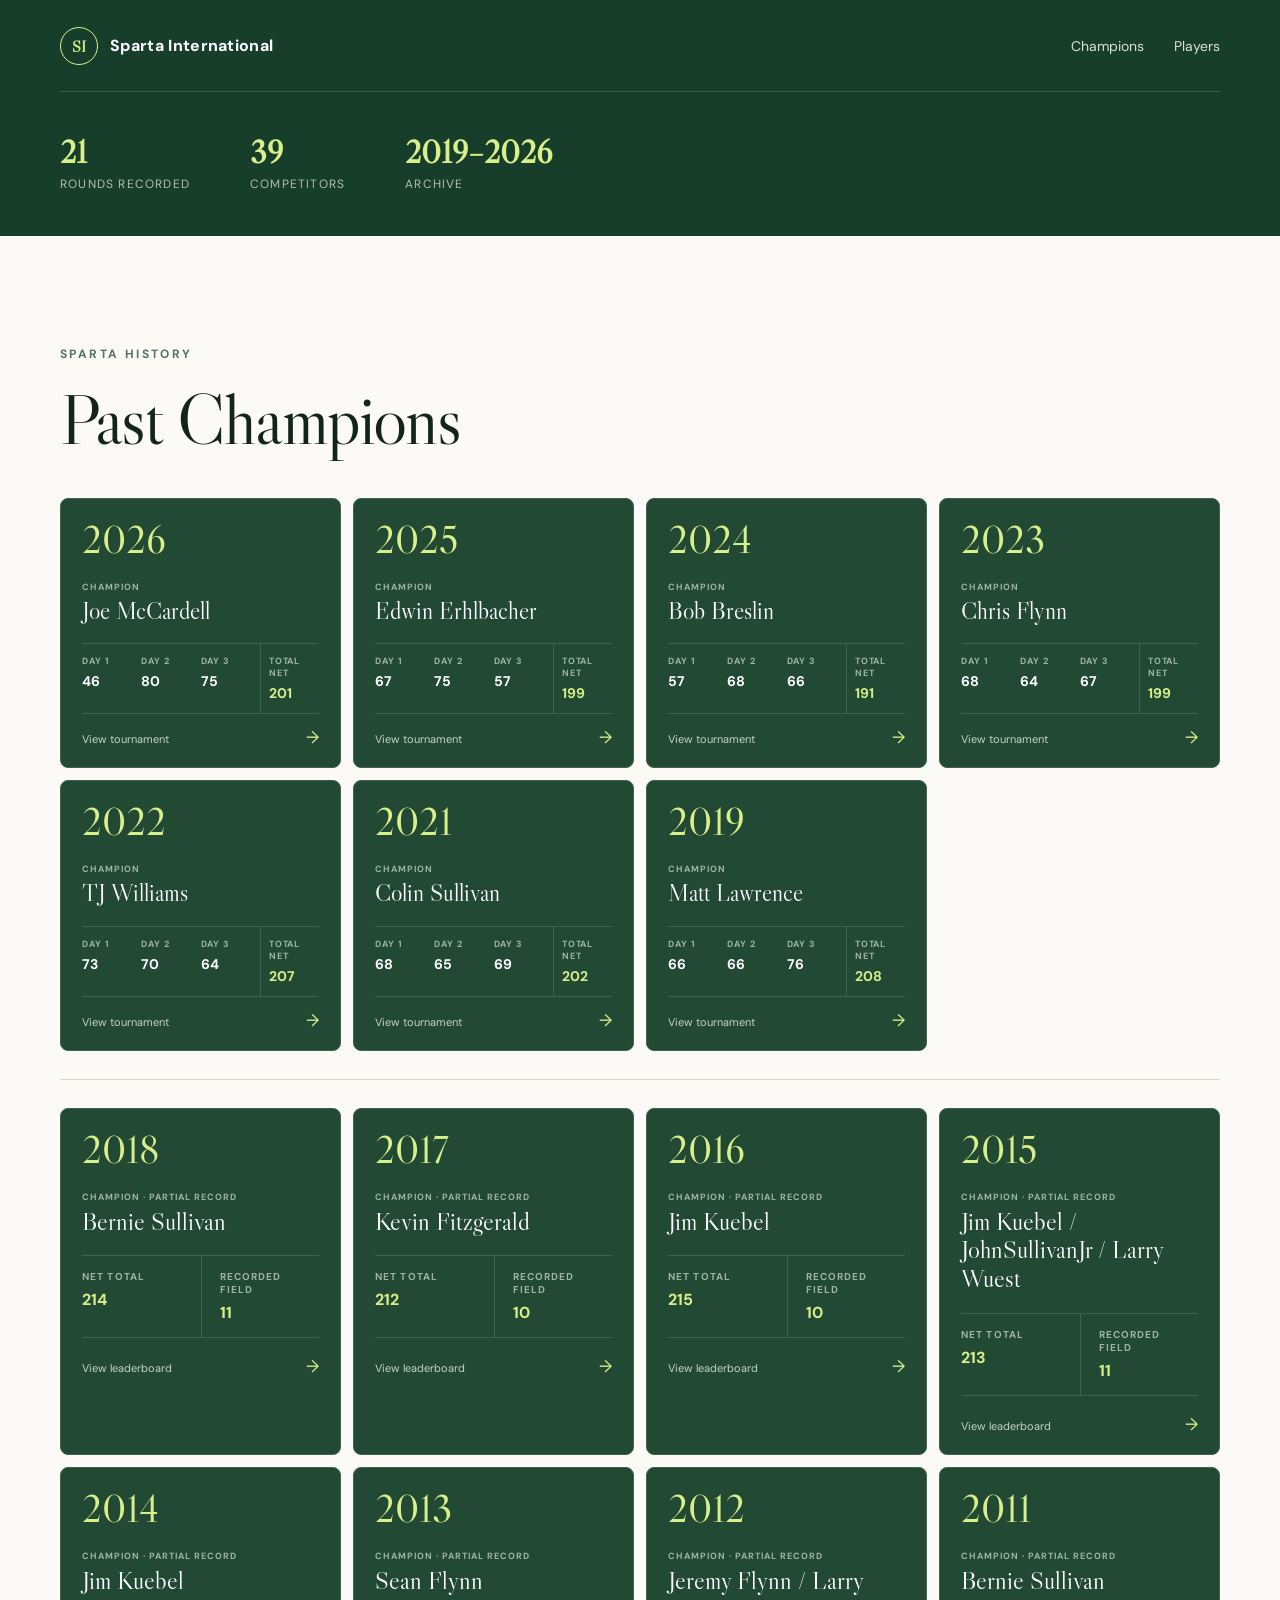
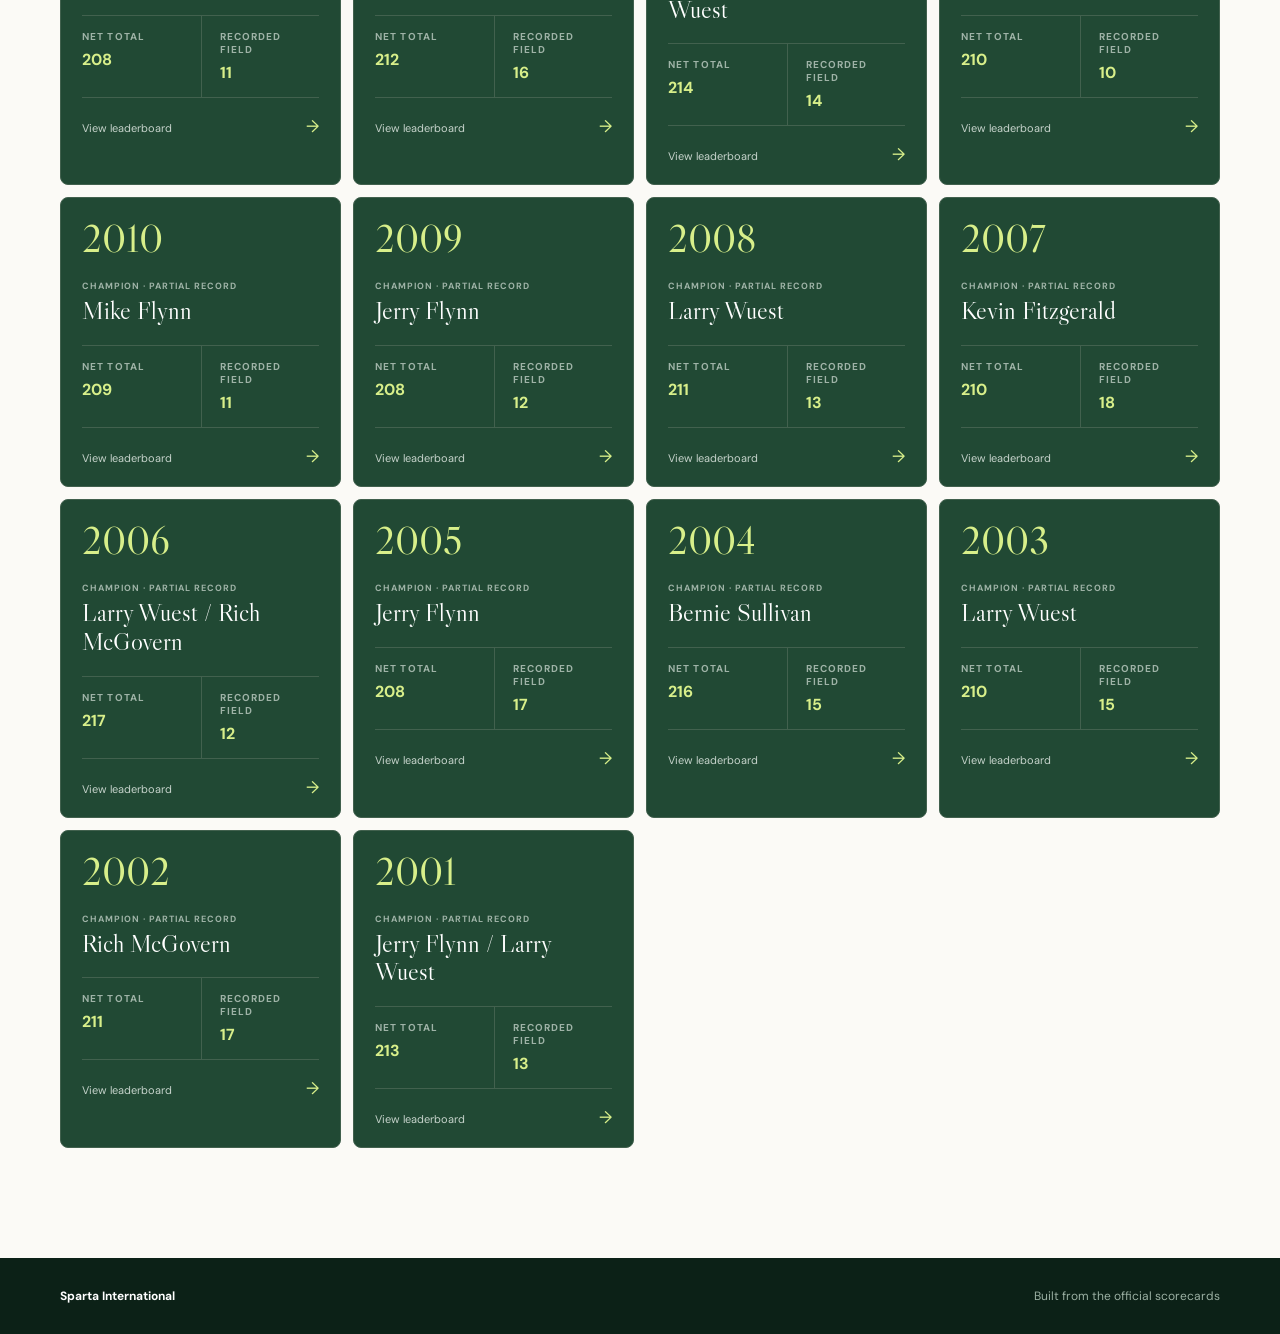
<file: docs/index.html>
<!doctype html>
<html lang="en">
<head>
  <meta charset="utf-8">
  <meta name="viewport" content="width=device-width, initial-scale=1">
  <meta name="description" content="Past champions, scores, and tournament history for the Sparta International.">
  <title>Sparta International</title>
  <link rel="preconnect" href="https://fonts.googleapis.com">
  <link rel="preconnect" href="https://fonts.gstatic.com" crossorigin>
  <link href="https://fonts.googleapis.com/css2?family=DM+Sans:wght@400;500;600;700&family=Libre+Caslon+Display&display=swap" rel="stylesheet">
  <link rel="stylesheet" href="styles.css?v=11">
</head>
<body>
  <header class="hero">
    <nav class="nav shell" aria-label="Main navigation">
      <a class="brand" href="index.html" aria-label="Sparta International home"><span>SI</span> Sparta International</a>
      <div class="nav-links"><a href="#champions">Champions</a><a href="players.html">Players</a></div>
    </nav>
    <div class="hero-content shell">
      <div class="hero-stats" aria-label="Tournament summary">
        <div><strong id="round-count">—</strong><span>Rounds recorded</span></div>
        <div><strong id="player-count">—</strong><span>Competitors</span></div>
        <div><strong id="year-range">—</strong><span>Archive</span></div>
      </div>
    </div>
  </header>

  <main>
    <section class="section" id="champions">
      <div class="shell">
        <div class="section-heading">
          <div><p class="eyebrow dark">Sparta history</p><h2>Past Champions</h2></div>
        </div>
        <div class="champions-grid" id="champions-grid"></div>
        <div class="champions-grid" id="historical-champions-grid"></div>
      </div>
    </section>
  </main>
  <footer><div class="shell"><span>Sparta International</span><span>Built from the official scorecards</span></div></footer>
  <script src="app.js?v=7" defer></script>
</body>
</html>
</file>
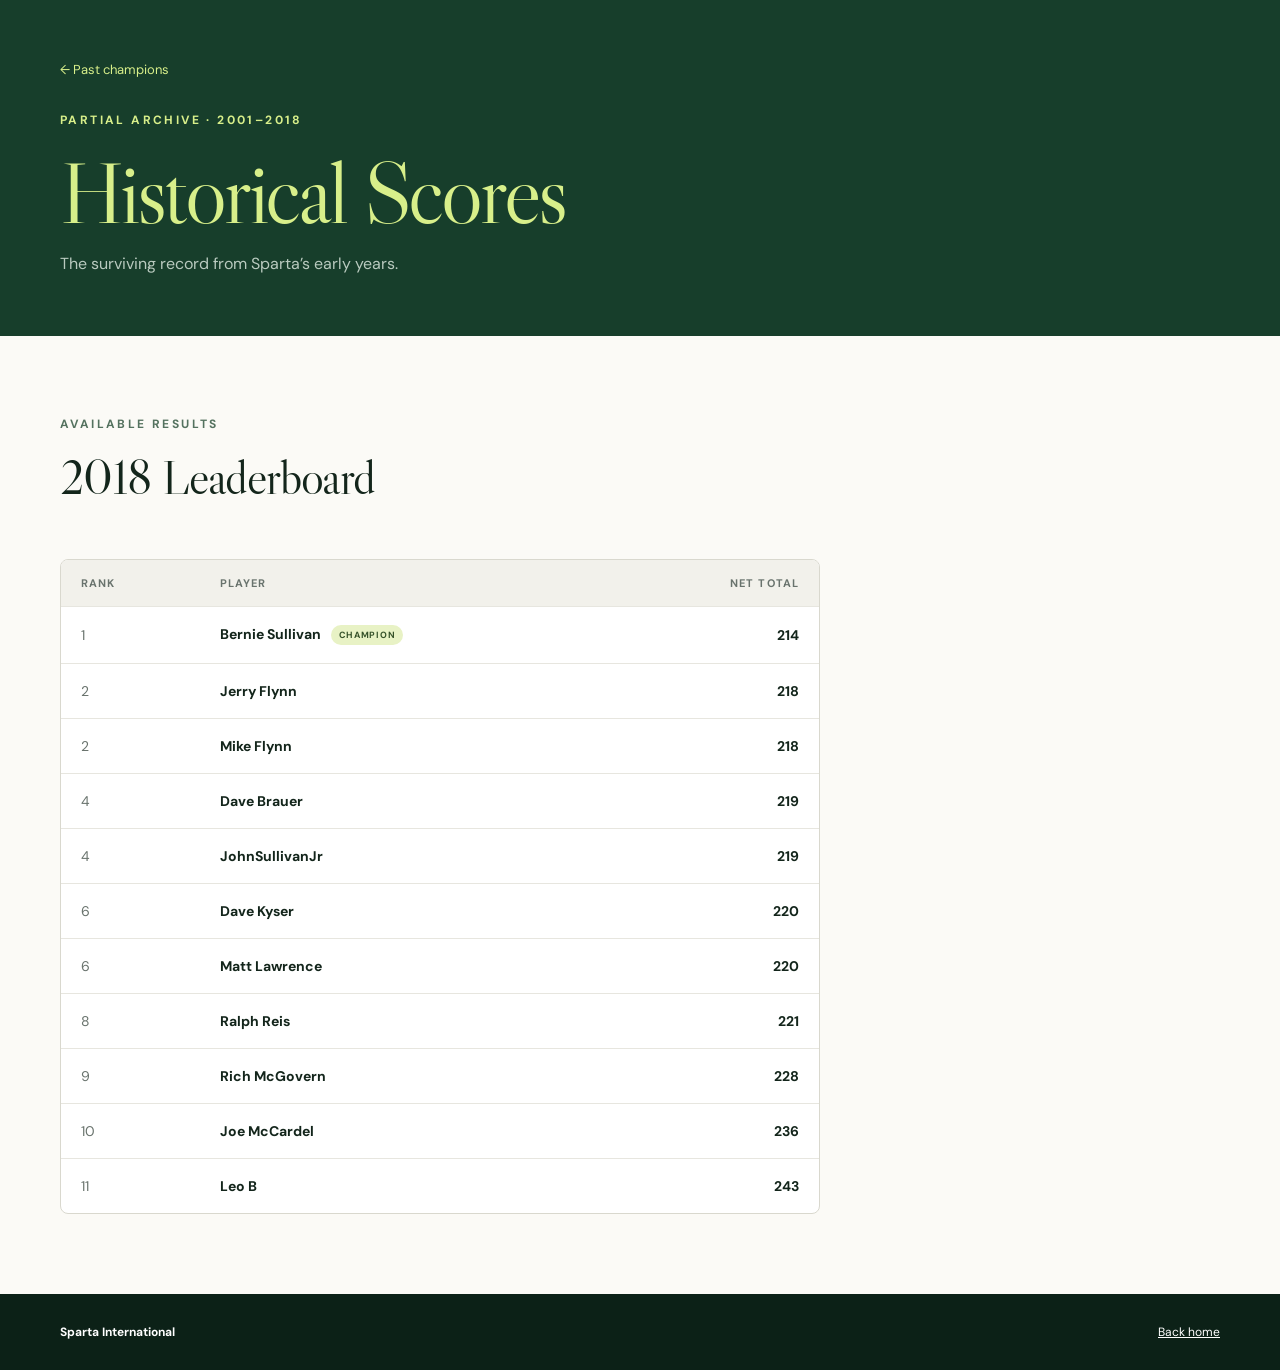
<file: docs/historical.html>
<!doctype html>
<html lang="en">
<head>
  <meta charset="utf-8">
  <meta name="viewport" content="width=device-width, initial-scale=1">
  <meta name="description" content="Surviving net-score records from the early years of the Sparta International.">
  <title>Historical Scores · Sparta International</title>
  <link rel="preconnect" href="https://fonts.googleapis.com">
  <link rel="preconnect" href="https://fonts.gstatic.com" crossorigin>
  <link href="https://fonts.googleapis.com/css2?family=DM+Sans:wght@400;500;600;700&family=Libre+Caslon+Display&display=swap" rel="stylesheet">
  <link rel="stylesheet" href="styles.css?v=4">
</head>
<body>
  <header class="profile-header historical-header">
    <div class="shell">
      <a class="back-link" href="index.html#champions">← Past champions</a>
      <p class="eyebrow">Partial archive · 2001–2018</p>
      <h1>Historical Scores</h1>
      <p class="profile-subtitle">The surviving record from Sparta’s early years.</p>
    </div>
  </header>
  <main id="historical-content">
    <section class="profile-section shell">
      <div class="section-heading historical-heading">
        <div><p class="eyebrow dark">Available results</p><h2 id="historical-year-title">Leaderboard</h2></div>
      </div>
      <div class="table-card historical-table">
        <table>
          <thead><tr><th>Rank</th><th>Player</th><th class="money">Net total</th></tr></thead>
          <tbody id="historical-leaderboard"></tbody>
        </table>
      </div>
    </section>
  </main>
  <footer><div class="shell"><span>Sparta International</span><a class="light-link" href="index.html">Back home</a></div></footer>
  <script src="historical.js?v=3" defer></script>
</body>
</html>
</file>
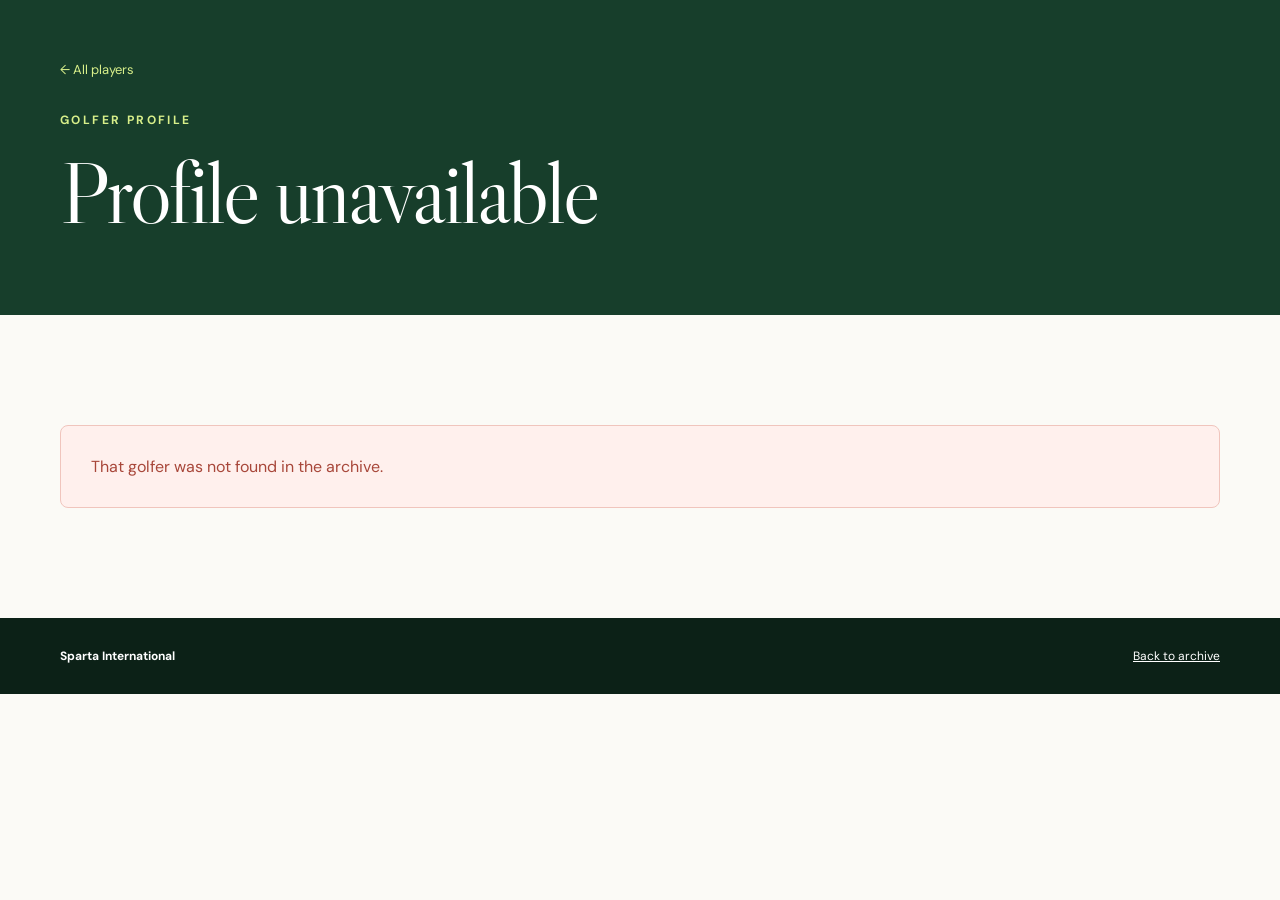
<file: docs/player.html>
<!doctype html>
<html lang="en">
<head>
  <meta charset="utf-8">
  <meta name="viewport" content="width=device-width, initial-scale=1">
  <meta name="description" content="Individual golfer statistics from the Sparta International.">
  <title>Golfer Profile · Sparta International</title>
  <link rel="preconnect" href="https://fonts.googleapis.com">
  <link rel="preconnect" href="https://fonts.gstatic.com" crossorigin>
  <link href="https://fonts.googleapis.com/css2?family=DM+Sans:wght@400;500;600;700&family=Libre+Caslon+Display&display=swap" rel="stylesheet">
  <link rel="stylesheet" href="styles.css?v=9">
</head>
<body>
  <header class="profile-header">
    <div class="shell">
      <a class="back-link" href="players.html">← All players</a>
      <p class="eyebrow">Golfer profile</p>
      <h1 id="player-name">Loading…</h1>
      <p class="profile-subtitle" id="player-subtitle"></p>
    </div>
  </header>
  <main id="profile-content">
    <section class="career-stats-section">
      <div class="stat-grid shell" id="career-stats"></div>
    </section>
    <section class="profile-section season-performance-section">
      <div class="shell">
        <p class="eyebrow">Year by year</p>
        <h2>Season performance</h2>
        <div class="season-grid" id="season-grid"></div>
      </div>
    </section>
    <section class="profile-section shell sparta-handicap-section">
      <p class="eyebrow dark">Sparta Handicap</p>
      <h2>Tournament handicap</h2>
      <div id="sparta-handicap-panel"></div>
    </section>
    <section class="profile-section rounds-section">
      <div class="shell">
        <div class="section-heading light">
          <div><p class="eyebrow">The full record</p><h2>Round history</h2></div>
          <label class="select-label dark-select">Year <select id="round-year-filter"></select></label>
        </div>
        <div class="scorecard-list" id="player-rounds"></div>
      </div>
    </section>
  </main>
  <footer><div class="shell"><span>Sparta International</span><a class="light-link" href="index.html">Back to archive</a></div></footer>
  <script src="player.js?v=6" defer></script>
</body>
</html>
</file>
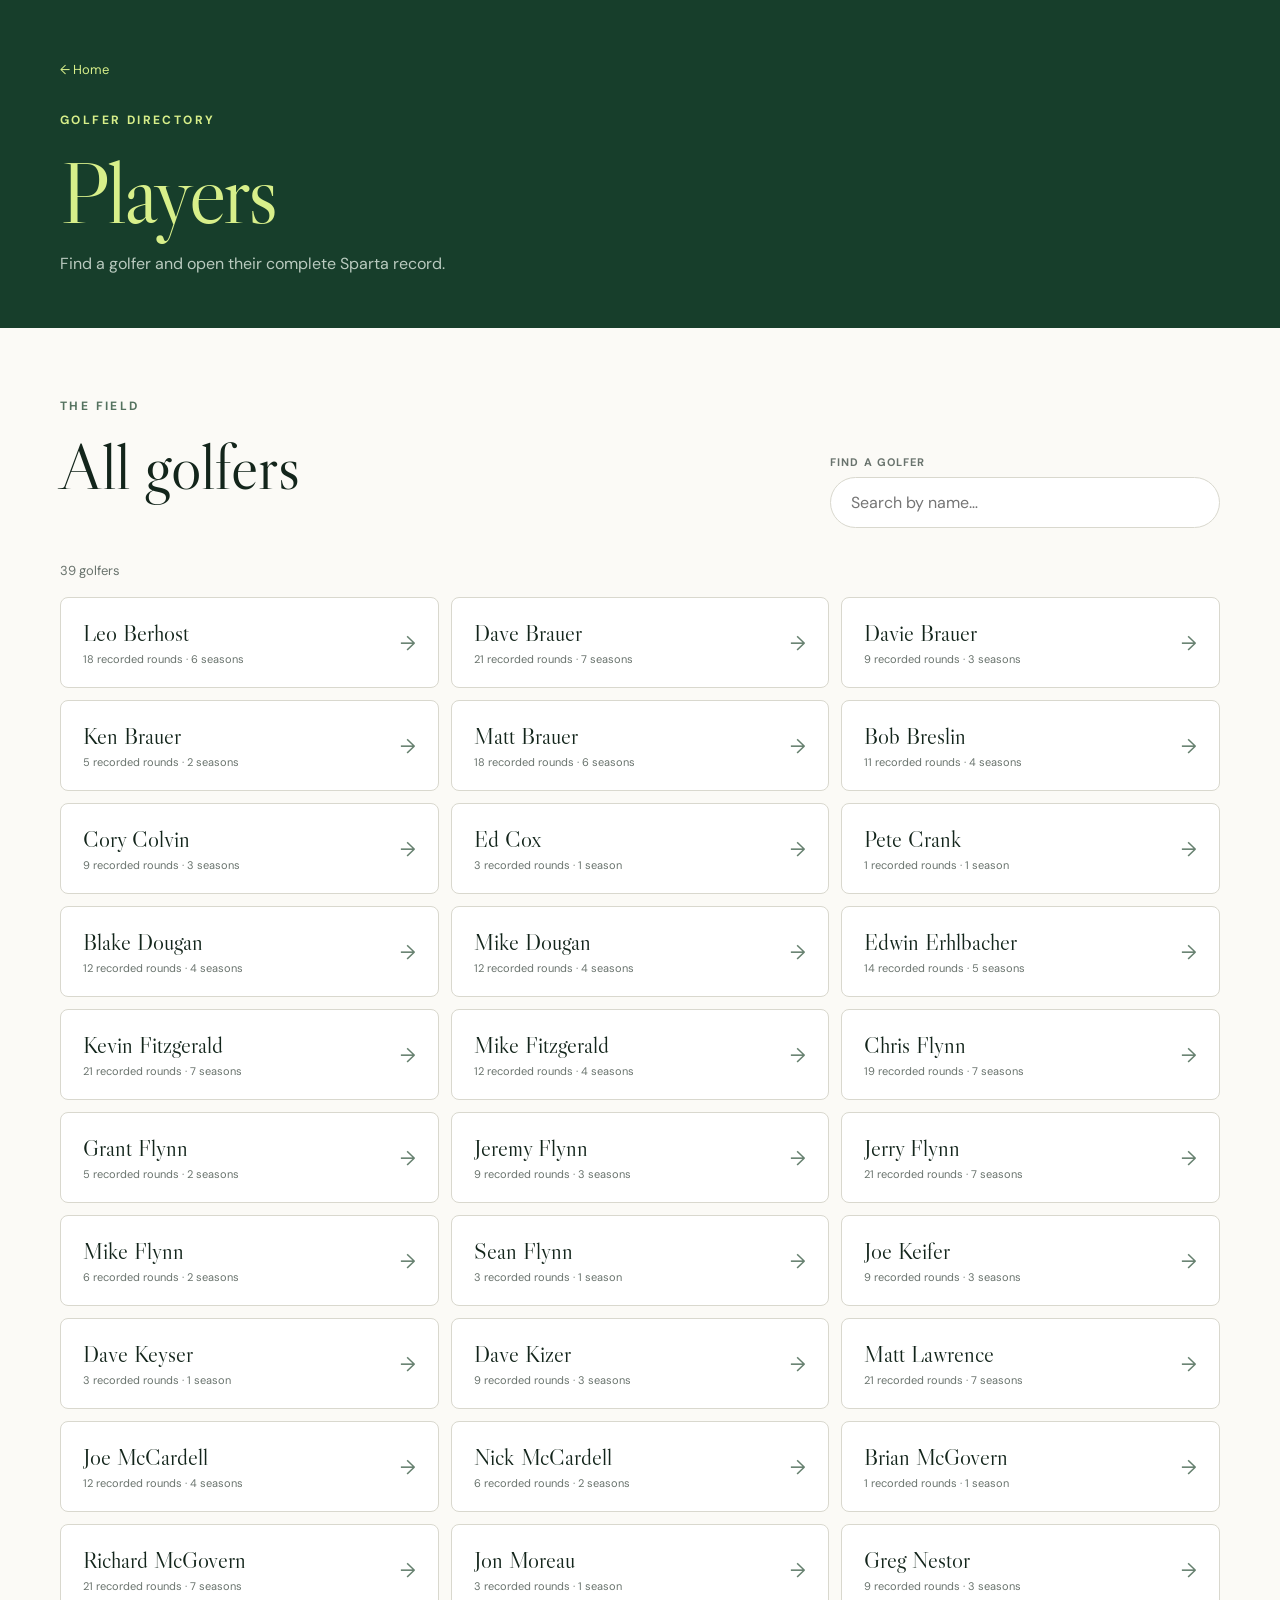
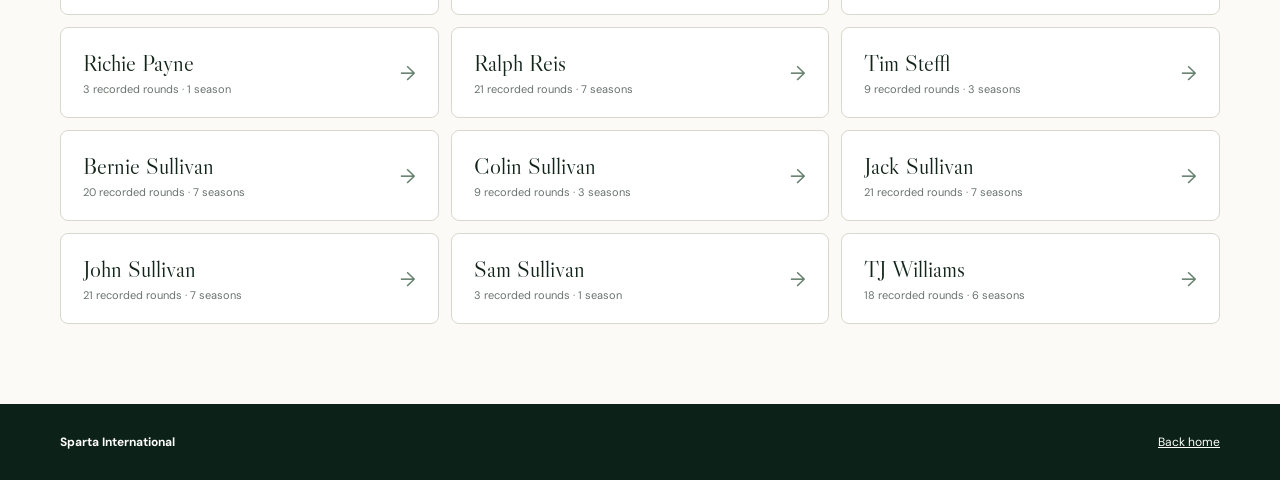
<file: docs/players.html>
<!doctype html>
<html lang="en">
<head>
  <meta charset="utf-8">
  <meta name="viewport" content="width=device-width, initial-scale=1">
  <meta name="description" content="Golfer profiles and career statistics from the Sparta International.">
  <title>Players · Sparta International</title>
  <link rel="preconnect" href="https://fonts.googleapis.com">
  <link rel="preconnect" href="https://fonts.gstatic.com" crossorigin>
  <link href="https://fonts.googleapis.com/css2?family=DM+Sans:wght@400;500;600;700&family=Libre+Caslon+Display&display=swap" rel="stylesheet">
  <link rel="stylesheet" href="styles.css?v=10">
</head>
<body>
  <header class="profile-header players-header">
    <div class="shell">
      <a class="back-link" href="index.html">← Home</a>
      <p class="eyebrow">Golfer directory</p>
      <h1>Players</h1>
      <p class="profile-subtitle">Find a golfer and open their complete Sparta record.</p>
    </div>
  </header>
  <main>
    <section class="profile-section shell player-directory-section">
      <div class="player-directory-tools">
        <div><p class="eyebrow dark">The field</p><h2>All golfers</h2></div>
        <div class="player-search">
          <label for="player-search">Find a golfer</label>
          <input id="player-search" type="search" placeholder="Search by name…" autocomplete="off">
        </div>
      </div>
      <p class="player-directory-meta" id="player-directory-meta" aria-live="polite"></p>
      <div class="player-directory" id="player-directory"></div>
    </section>
  </main>
  <footer><div class="shell"><span>Sparta International</span><a class="light-link" href="index.html">Back home</a></div></footer>
  <script src="players.js?v=3" defer></script>
</body>
</html>
</file>
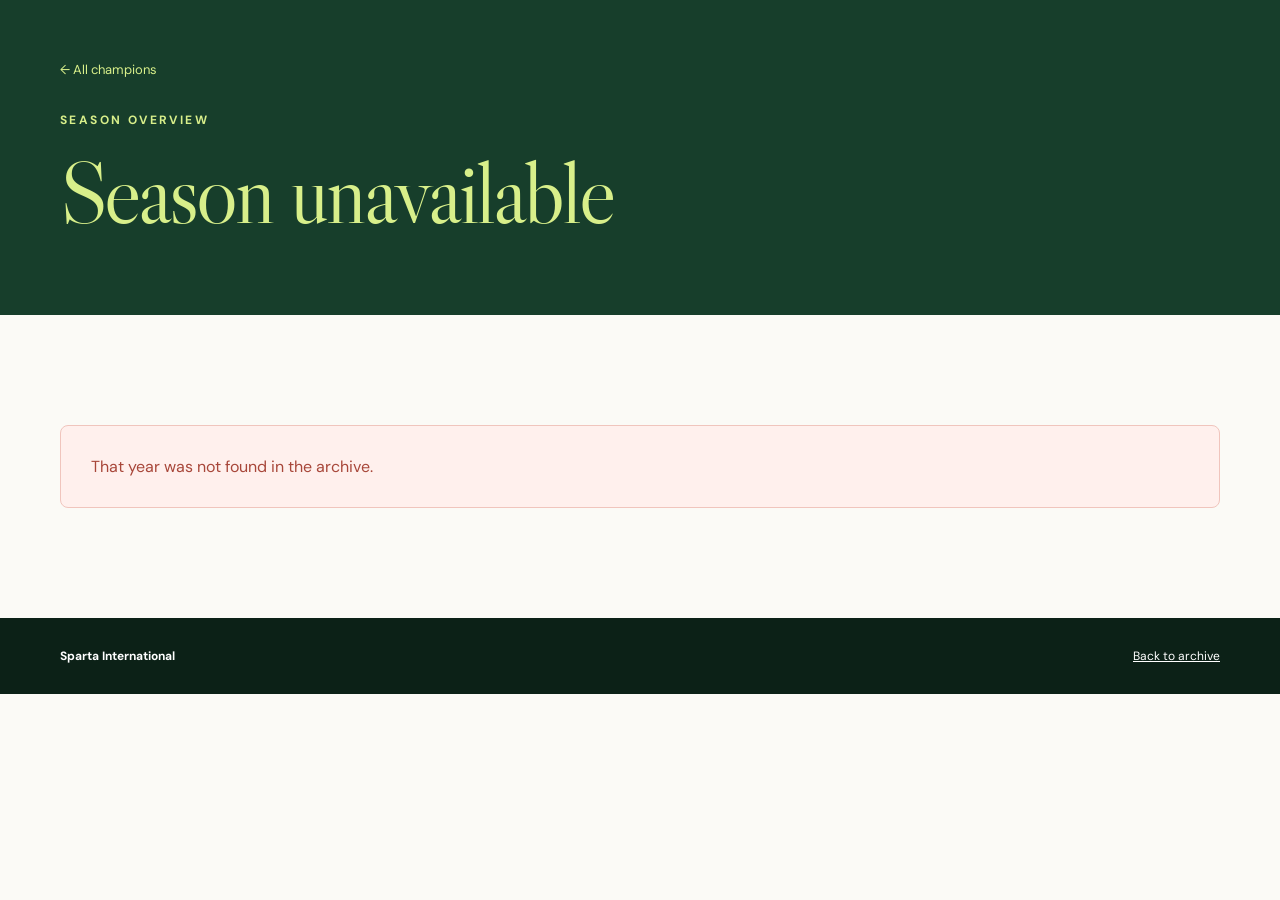
<file: docs/year.html>
<!doctype html>
<html lang="en">
<head>
  <meta charset="utf-8">
  <meta name="viewport" content="width=device-width, initial-scale=1">
  <meta name="description" content="A season overview from the Sparta International.">
  <title>Season · Sparta International</title>
  <link rel="preconnect" href="https://fonts.googleapis.com">
  <link rel="preconnect" href="https://fonts.gstatic.com" crossorigin>
  <link href="https://fonts.googleapis.com/css2?family=DM+Sans:wght@400;500;600;700&family=Libre+Caslon+Display&display=swap" rel="stylesheet">
  <link rel="stylesheet" href="styles.css">
</head>
<body>
  <header class="profile-header year-header">
    <div class="shell">
      <a class="back-link" href="index.html#champions">← All champions</a>
      <p class="eyebrow">Season overview</p>
      <h1 id="season-title">Loading…</h1>
      <p class="profile-subtitle" id="season-subtitle"></p>
    </div>
  </header>
  <main id="year-content">
    <section class="profile-section shell">
      <p class="eyebrow dark">Season standings</p>
      <h2>Leaderboard</h2>
      <div class="table-card">
        <table><thead><tr id="year-leaderboard-head"></tr></thead><tbody id="year-leaderboard"></tbody></table>
      </div>
    </section>
    <section class="profile-section rounds-section">
      <div class="shell">
        <div class="section-heading light">
          <div><p class="eyebrow">Day by day</p><h2>Round results</h2></div>
          <label class="select-label dark-select">Day <select id="day-filter"></select></label>
        </div>
        <div id="day-result"></div>
      </div>
    </section>
  </main>
  <footer><div class="shell"><span>Sparta International</span><a class="light-link" href="index.html">Back to archive</a></div></footer>
  <script src="year.js?v=6" defer></script>
</body>
</html>
</file>
<file: docs/styles.css>
:root { --ink:#13251b; --forest:#173e2b; --cream:#f4f0e5; --paper:#fbfaf6; --lime:#d8ef8a; --line:#d9d8ce; --muted:#69736d; }
* { box-sizing:border-box; }
html { scroll-behavior:smooth; }
body { margin:0; color:var(--ink); background:var(--paper); font-family:"DM Sans",sans-serif; }
.shell { width:min(1160px, calc(100% - 40px)); margin-inline:auto; }
.hero { color:white; background:var(--forest); position:relative; }
.nav { height:92px; display:flex; align-items:center; justify-content:space-between; border-bottom:1px solid rgba(255,255,255,.16); position:relative; z-index:1; }
.brand { color:white; text-decoration:none; font-weight:700; letter-spacing:.02em; display:flex; align-items:center; gap:12px; }
.brand span { display:grid; place-items:center; width:38px; height:38px; border:1px solid var(--lime); border-radius:50%; color:var(--lime); font-family:"Libre Caslon Display",serif; }
.nav-links { display:flex; gap:30px; }.nav-links a { color:#d8e1db; text-decoration:none; font-size:14px; }
.nav-links a:hover { color:var(--lime); }
.hero-content { position:relative; z-index:1; padding:40px 0 44px; }
.eyebrow { text-transform:uppercase; letter-spacing:.2em; font-weight:700; font-size:12px; color:var(--lime); margin:0 0 22px; }.eyebrow.dark { color:#54725f; }
h1,h2 { font-family:"Libre Caslon Display",serif; font-weight:400; margin:0; line-height:.97; }
h1 { font-size:clamp(54px,8vw,104px); letter-spacing:-.035em; } h1 em { color:var(--lime); font-weight:400; }
.intro { color:#cbd7cf; font-size:18px; line-height:1.7; max-width:610px; margin:30px 0 48px; }
.hero-stats { display:flex; gap:60px; }.hero-stats div { display:flex; flex-direction:column; gap:4px; }.hero-stats strong { color:var(--lime); font-family:"Libre Caslon Display",serif; font-size:32px; }.hero-stats span { color:#aebfb4; font-size:12px; text-transform:uppercase; letter-spacing:.1em; }
.section { padding:110px 0; }.section-heading { display:flex; justify-content:space-between; align-items:end; margin-bottom:44px; }.section-heading h2 { font-size:clamp(44px,6vw,72px); letter-spacing:-.025em; }.section-heading.light h2 { color:white; }
.select-label { display:flex; align-items:center; gap:12px; color:var(--muted); font-size:13px; font-weight:600; }.select-label select { appearance:none; border:1px solid var(--line); border-radius:100px; background:var(--paper); padding:12px 42px 12px 17px; font:inherit; color:var(--ink); background-image:linear-gradient(45deg,transparent 50%,currentColor 50%),linear-gradient(135deg,currentColor 50%,transparent 50%); background-position:calc(100% - 17px) 17px,calc(100% - 12px) 17px;background-size:5px 5px;background-repeat:no-repeat; }.dark-select { color:#b6c6bc; }.dark-select select { background-color:#214b36;color:white;border-color:#41644f; }
.podium { display:grid; grid-template-columns:repeat(3,1fr); gap:16px; margin-bottom:22px; }.podium-card { background:var(--cream); color:var(--ink); text-decoration:none; padding:25px 28px; border-radius:8px; display:flex; align-items:center; gap:18px; transition:transform .18s ease; }.podium-card:hover { transform:translateY(-2px); }.podium-card:first-child { background:var(--forest); color:white; }.podium-rank { width:44px;height:44px;border-radius:50%;display:grid;place-items:center;background:var(--lime);color:var(--ink);font-family:"Libre Caslon Display";font-size:22px; }.podium-card h3 { margin:0 0 4px;font-size:16px; }.podium-card p { margin:0;color:var(--muted);font-size:13px; }.podium-card:first-child p { color:#b8c9be; }
.rounds-section .podium-card:first-child { background:#214934;border:1px solid #42614e; }
.table-card { border:1px solid var(--line); border-radius:8px; overflow:auto; background:white; color:var(--ink); }table { width:100%; border-collapse:collapse; white-space:nowrap; }th { color:var(--muted);font-size:11px;text-transform:uppercase;letter-spacing:.1em;text-align:left;padding:16px 20px;background:#f2f1eb; }td { padding:18px 20px;border-top:1px solid #e7e6df;font-size:14px; }.money { text-align:right; }.positive { color:#237448;font-weight:700; }.negative { color:#a8473a;font-weight:700; }.muted { color:var(--muted); }
.rounds-section { background:var(--forest); color:white; }.dark-card { border-color:#42614e;background:#193b2a;color:white; }.dark-card th { background:#214934;color:#adc0b4; }.dark-card td { border-color:#31533e; }.dark-card .positive { color:white; }.dark-card .negative { color:#f1a89e; }.dark-card .muted { color:#9bb0a3; }
.champions-grid { display:grid;grid-template-columns:repeat(4,1fr);gap:12px; }.champion-card { min-width:0;padding:21px;background:#214934;border:1px solid #42614e;border-radius:8px;color:white; }.champion-year { display:inline-block;color:var(--lime);font-family:"Libre Caslon Display",serif;font-size:39px;line-height:1;text-decoration:none; }.champion-name { display:flex;flex-direction:column;gap:5px;margin:22px 0 19px; }.champion-name span,.champion-scores small { color:#9fb3a7;font-size:9px;font-weight:700;letter-spacing:.1em;text-transform:uppercase; }.champion-name a { color:white;font-family:"Libre Caslon Display",serif;font-size:24px;line-height:1.1;text-decoration:none; }.champion-name a:hover,.champion-year:hover { color:var(--lime); }.champion-scores { display:grid;grid-template-columns:repeat(4,1fr);border:1px solid #42614e;border-width:1px 0;margin-bottom:18px; }.champion-scores span { display:flex;flex-direction:column;gap:5px;padding:11px 5px 11px 0; }.champion-scores strong { font-size:14px; }.champion-scores .champion-total { padding-left:8px;border-left:1px solid #42614e;color:var(--lime); }.champion-season-link { display:flex;justify-content:space-between;color:#c6d3cb;font-size:11px;text-decoration:none; }.champion-season-link span { color:var(--lime);font-size:17px;line-height:11px; }.champion-season-link:hover { color:white; }
#historical-champions-grid { margin-top:28px;padding-top:28px;border-top:1px solid var(--line); }.historical-champion-card .champion-name strong { color:white;font-family:"Libre Caslon Display",serif;font-size:25px;font-weight:400;line-height:1.15; }.historical-card-summary { display:grid;grid-template-columns:1fr 1fr;border:1px solid #42614e;border-width:1px 0;margin-bottom:23px; }.historical-card-summary span { display:flex;flex-direction:column;gap:6px;padding:14px 8px 14px 0; }.historical-card-summary span + span { padding-left:18px;border-left:1px solid #42614e; }.historical-card-summary small { color:#9fb3a7;font-size:10px;font-weight:700;letter-spacing:.11em;text-transform:uppercase; }.historical-card-summary strong { color:var(--lime);font-size:16px; }
.historical-header h1 { color:var(--lime); }.historical-heading { margin-bottom:28px; }.historical-heading h2 { font-size:clamp(40px,5vw,60px); }.historical-table { max-width:760px; }.historical-leader { display:inline-block;margin-left:10px;padding:4px 8px;border-radius:100px;background:#e8f2c5;color:#36522a;font-size:9px;font-weight:700;letter-spacing:.08em;text-transform:uppercase;vertical-align:middle; }
.year-cards { display:grid;grid-template-columns:repeat(3,1fr);gap:14px; }.year-card { min-height:180px;padding:26px;background:#214934;border:1px solid #42614e;border-radius:8px;color:white;text-decoration:none;display:flex;flex-direction:column;justify-content:space-between;transition:background .18s ease,transform .18s ease; }.year-card:hover { background:#28553d;transform:translateY(-2px); }.year-number { font-family:"Libre Caslon Display";font-size:48px;color:var(--lime); }.year-card div { display:flex;flex-direction:column;gap:3px; }.year-card div strong { font-size:13px; }.year-card div span { color:#aebfb4;font-size:12px; }.year-card i { align-self:flex-end;font-style:normal;font-size:24px;color:var(--lime);margin-top:-30px; }
footer { background:#0c2117;color:#9bb0a3;padding:30px 0;font-size:12px; }footer .shell { display:flex;justify-content:space-between; }footer span:first-child { color:white;font-weight:700; }
.error { padding:30px;color:#a8473a;background:#fff0ed;border:1px solid #f0c5bd;border-radius:8px; }
.player-link { color:var(--ink); text-decoration-color:#9eaa92; text-underline-offset:3px; }.light-link { color:white; }
.profile-header { background:var(--forest); color:white; padding:58px 0 62px; }.back-link { display:inline-block;color:var(--lime);font-size:13px;text-decoration:none;margin-bottom:34px; }.profile-header h1 { font-size:clamp(50px,8vw,88px); }.profile-header .profile-subtitle { color:#b9cabf;margin:18px 0 0; }
.career-stats-section { padding:56px 0 80px; }.stat-grid { display:grid;grid-template-columns:repeat(5,1fr);gap:12px;position:relative; }.stat-card { background:white;border:1px solid var(--line);border-radius:8px;padding:24px;box-shadow:0 8px 30px rgba(18,38,27,.07); }.stat-card strong { display:block;font-family:"Libre Caslon Display";font-size:32px;margin-bottom:6px; }.stat-card span { color:var(--muted);font-size:11px;text-transform:uppercase;letter-spacing:.09em; }
.handicap-unavailable { grid-column:1/-1;padding:24px;background:var(--cream);border-radius:7px; }.handicap-unavailable p { color:var(--muted);margin-bottom:0; }
.profile-section { padding:80px 0; }.profile-section h2 { font-size:48px;margin-bottom:30px; }.season-grid { display:grid;grid-template-columns:repeat(3,1fr);gap:14px; }.season-card { border:1px solid var(--line);border-radius:8px;padding:24px;background:white; }.season-card h3 { font-family:"Libre Caslon Display";font-size:28px;margin:0 0 20px; }.season-row { display:flex;justify-content:space-between;margin-top:9px;color:var(--muted);font-size:13px; }.season-row strong { color:var(--ink); }
.season-performance-section { background:var(--forest);color:white; }.season-performance-section .season-card { border-color:#42614e;background:#214934; }.season-performance-section .season-card h3 { color:var(--lime); }.season-performance-section .season-row { color:#aebfb4; }.season-performance-section .season-row strong { color:white; }.season-performance-section .season-row .positive { color:var(--lime); }.season-performance-section .season-row .negative { color:#f1a89e; }
.sparta-handicap-section { padding-top:20px; }.sparta-handicap-panel { display:grid;grid-template-columns:190px minmax(0,1fr);gap:24px;padding:24px;border:1px solid var(--line);border-radius:10px;background:white; }.sparta-handicap-index { display:flex;flex-direction:column;justify-content:center;padding:26px;border-radius:7px;background:var(--forest);color:white; }.sparta-handicap-index strong { color:var(--lime);font-family:"Libre Caslon Display",serif;font-size:64px;line-height:1; }.sparta-handicap-index span { margin-top:9px;color:#b8c9be;font-size:10px;letter-spacing:.09em;text-transform:uppercase; }.sparta-handicap-breakdown { min-width:0; }.sparta-handicap-heading { display:flex;align-items:center;justify-content:space-between;margin-bottom:14px; }.sparta-handicap-heading > strong { font-family:"Libre Caslon Display",serif;font-size:25px;font-weight:400; }.sparta-handicap-heading > span { padding:5px 9px;border-radius:100px;font-size:9px;font-weight:700;letter-spacing:.08em;text-transform:uppercase; }.sparta-handicap-heading .current { background:#e8f2c5;color:#36522a; }.sparta-handicap-heading .stale { background:#f1e7d2;color:#755c2a; }.sparta-round-values { display:grid;grid-template-columns:repeat(3,1fr);gap:10px; }.sparta-round-values div { display:flex;flex-direction:column;gap:4px;padding:16px;border-radius:7px;background:var(--cream); }.sparta-round-values span,.sparta-round-values small { color:var(--muted);font-size:10px; }.sparta-round-values strong { font-family:"Libre Caslon Display",serif;font-size:28px;font-weight:400; }.sparta-handicap-breakdown > p { margin:14px 0 0;color:var(--muted);font-size:12px; }.sparta-handicap-breakdown > p strong { color:var(--ink); }.sparta-handicap-rule { grid-column:1/-1;margin:0;padding:2px 4px 0;color:var(--muted);font-size:12px;line-height:1.65; }
.scorecard-list { display:grid;gap:48px; }.year-round-group > h3 { margin:0 0 18px;font-family:"Libre Caslon Display";font-size:36px;color:var(--lime); }.year-scorecards { display:grid;gap:22px; }.scorecard { background:#fdfcf8;color:var(--ink);border-radius:8px;overflow:hidden; }.scorecard > header { display:flex;justify-content:space-between;align-items:center;padding:22px 25px;border-bottom:1px solid var(--line); }.scorecard > header h3 { margin:0 0 5px;font-family:"Libre Caslon Display";font-size:25px; }.scorecard > header p { margin:0;color:var(--muted);font-size:12px; }.scorecard > header > strong { font-size:20px; }.scorecard-scroll { overflow-x:auto; }.golf-card { min-width:1050px;table-layout:fixed; }.golf-card th,.golf-card td { text-align:center;padding:11px 8px;border:1px solid #e2e0d7;border-width:0 1px 1px 0;font-size:12px; }.golf-card th:first-child { width:72px;text-align:left;padding-left:16px;position:sticky;left:0;background:#f2f1eb;z-index:1; }.golf-card thead th { background:#e9eadf;color:#516057; }.golf-card thead th:first-child { background:#e9eadf; }.golf-card td:nth-child(11),.golf-card th:nth-child(11),.golf-card td:nth-child(21),.golf-card th:nth-child(21),.golf-card td:last-child,.golf-card th:last-child { background:#eff0e8;font-weight:700; }.golf-card .par-row { color:#718077; }.golf-card .net-row { background:#f4f5ef;color:#42544a; }.scorecard > footer { display:flex;justify-content:flex-end;gap:24px;padding:14px 24px;color:var(--muted);font-size:11px;text-transform:uppercase;letter-spacing:.06em;background:#f2f1eb; }
.score-mark { width:25px;height:25px;display:inline-grid;place-items:center;position:relative; }.score-mark.birdie,.score-mark.eagle { border:1.5px solid currentColor;border-radius:50%; }.score-mark.eagle { box-shadow:0 0 0 2px #fdfcf8,0 0 0 3.5px currentColor; }.score-mark.bogey,.score-mark.double-bogey { border:1.5px solid currentColor; }.score-mark.double-bogey { box-shadow:0 0 0 2px #fdfcf8,0 0 0 3.5px currentColor; }
.year-header h1 { color:var(--lime); }
.players-header { padding-bottom:54px; }
.players-header h1 { color:var(--lime); }
.player-directory-section { padding-top:70px; }
.player-directory-tools { display:flex;align-items:end;justify-content:space-between;gap:28px;margin-bottom:34px; }
.player-directory-tools h2 { font-size:clamp(42px,6vw,64px); }
.player-search { width:min(100%,390px); }
.player-search label { display:block;margin-bottom:8px;color:var(--muted);font-size:11px;font-weight:700;letter-spacing:.1em;text-transform:uppercase; }
.player-search input { width:100%;border:1px solid var(--line);border-radius:100px;background:white;color:var(--ink);padding:14px 20px;font:inherit;outline:none; }
.player-search input:focus { border-color:#70907b;box-shadow:0 0 0 3px rgba(84,114,95,.12); }
.player-directory-meta { margin:0 0 18px;color:var(--muted);font-size:13px; }
.player-directory { display:grid;grid-template-columns:repeat(3,1fr);gap:12px; }
.player-directory-card { display:flex;align-items:center;justify-content:space-between;gap:18px;min-width:0;padding:21px 22px;border:1px solid var(--line);border-radius:8px;background:white;color:var(--ink);text-decoration:none;transition:border-color .18s ease,transform .18s ease,box-shadow .18s ease; }
.player-directory-card:hover { border-color:#8ca092;transform:translateY(-2px);box-shadow:0 8px 24px rgba(18,38,27,.07); }
.player-directory-card div { min-width:0; }
.player-directory-card strong { display:block;overflow:hidden;text-overflow:ellipsis;font-family:"Libre Caslon Display",serif;font-size:23px;font-weight:400;white-space:nowrap; }
.player-directory-card small { display:block;margin-top:5px;color:var(--muted);font-size:11px; }
.player-directory-card > span { flex:none;color:#66806f;font-size:20px; }
.player-directory-empty { grid-column:1/-1;padding:42px;border:1px dashed var(--line);border-radius:8px;color:var(--muted);text-align:center; }
@media (max-width:1050px) { .champions-grid{grid-template-columns:repeat(3,1fr)} }
@media (max-width:900px) { .player-directory{grid-template-columns:repeat(2,1fr)} }
@media (max-width:760px) { .shell{width:min(100% - 24px,1160px)}.nav{height:78px}.brand{gap:8px;font-size:13px}.brand span{width:34px;height:34px}.nav-links{gap:16px}.nav-links a{font-size:12px}.hero-content{padding:30px 0 34px}.hero-stats{gap:25px}.section{padding:75px 0}.section-heading{align-items:start;gap:24px;flex-direction:column}.podium{grid-template-columns:1fr}.champions-grid{grid-template-columns:repeat(2,1fr)}.year-cards{grid-template-columns:1fr 1fr}.table-card{margin-right:-12px;border-radius:8px 0 0 8px}.career-stats-section{padding:40px 0 60px}.stat-grid{grid-template-columns:1fr 1fr}.sparta-handicap-panel{grid-template-columns:1fr;padding:16px}.sparta-round-values{grid-template-columns:1fr}.sparta-handicap-rule{grid-column:1}.season-grid{grid-template-columns:1fr}.profile-section{padding:60px 0}.player-directory-section{padding-top:54px}.player-directory-tools{align-items:stretch;flex-direction:column}.player-search{width:100%}.player-directory{grid-template-columns:1fr} }
@media (max-width:520px) { .champions-grid{grid-template-columns:1fr} }
</file>
